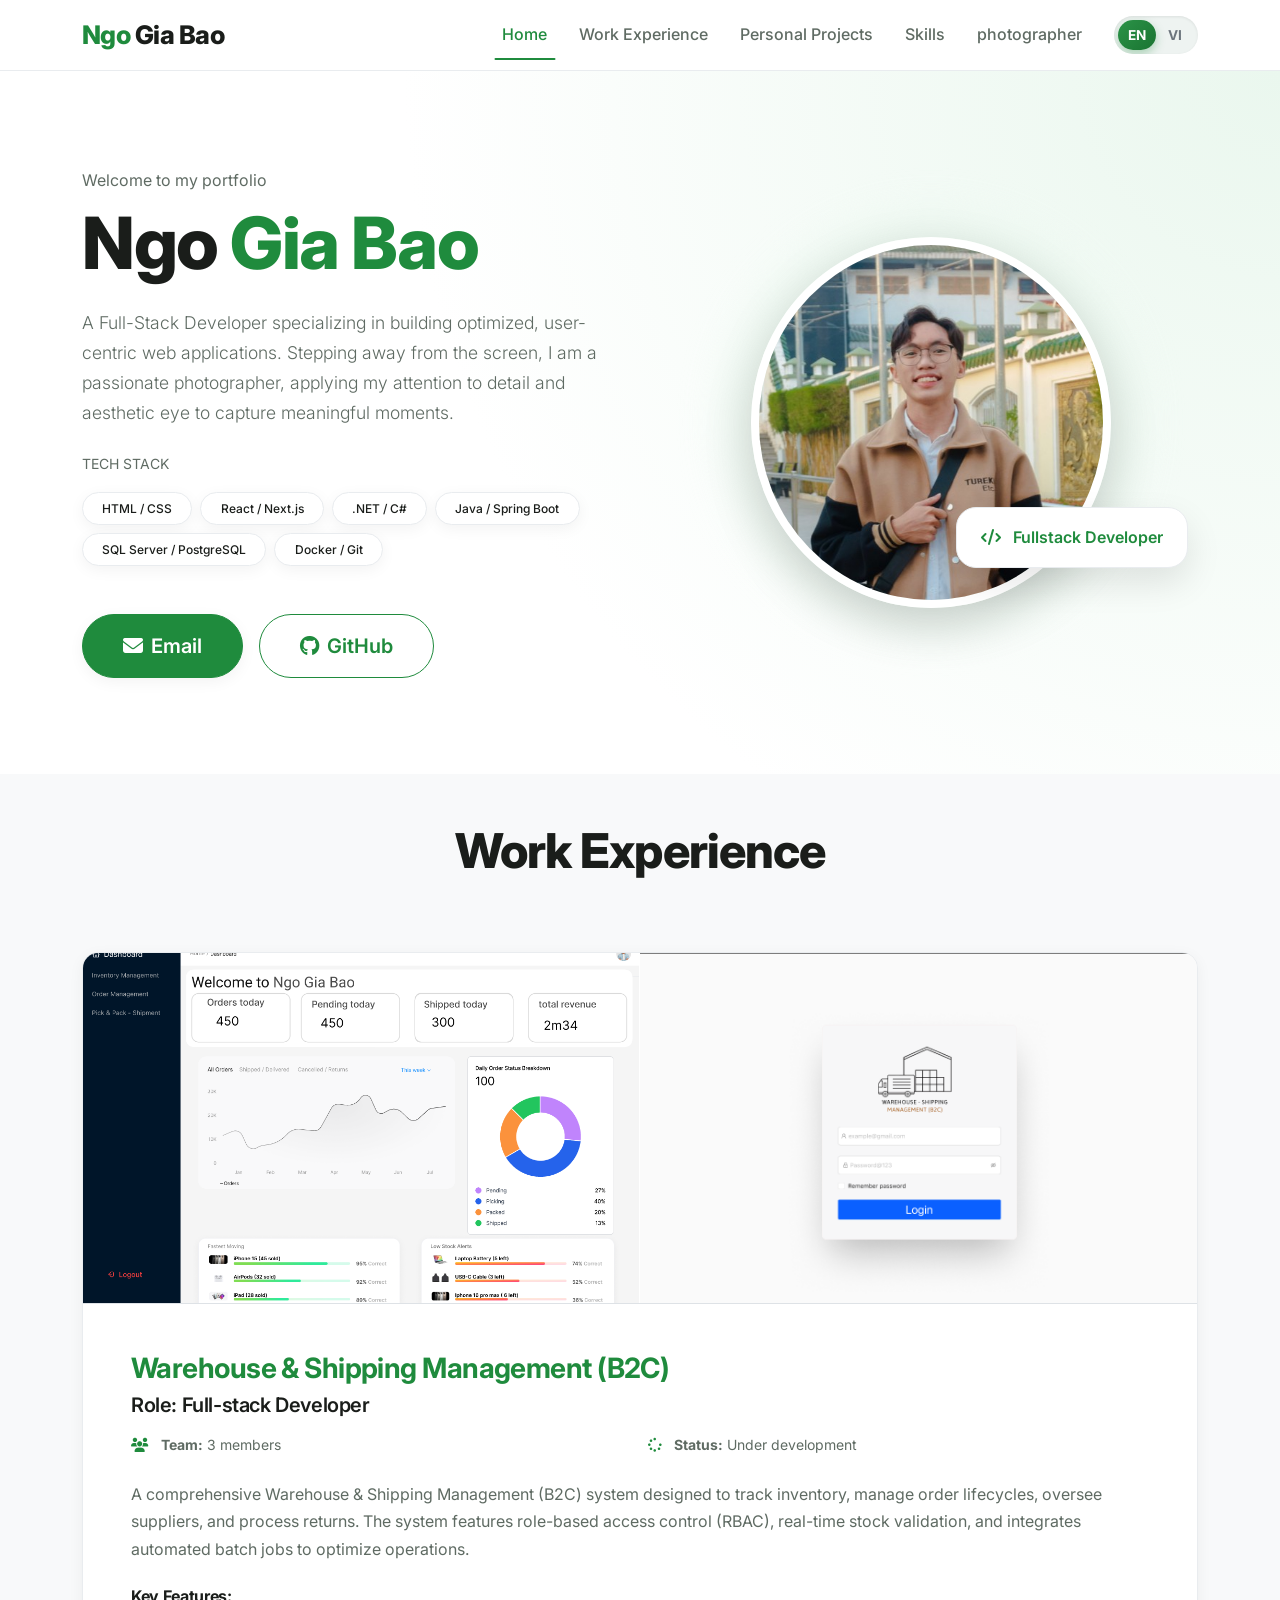
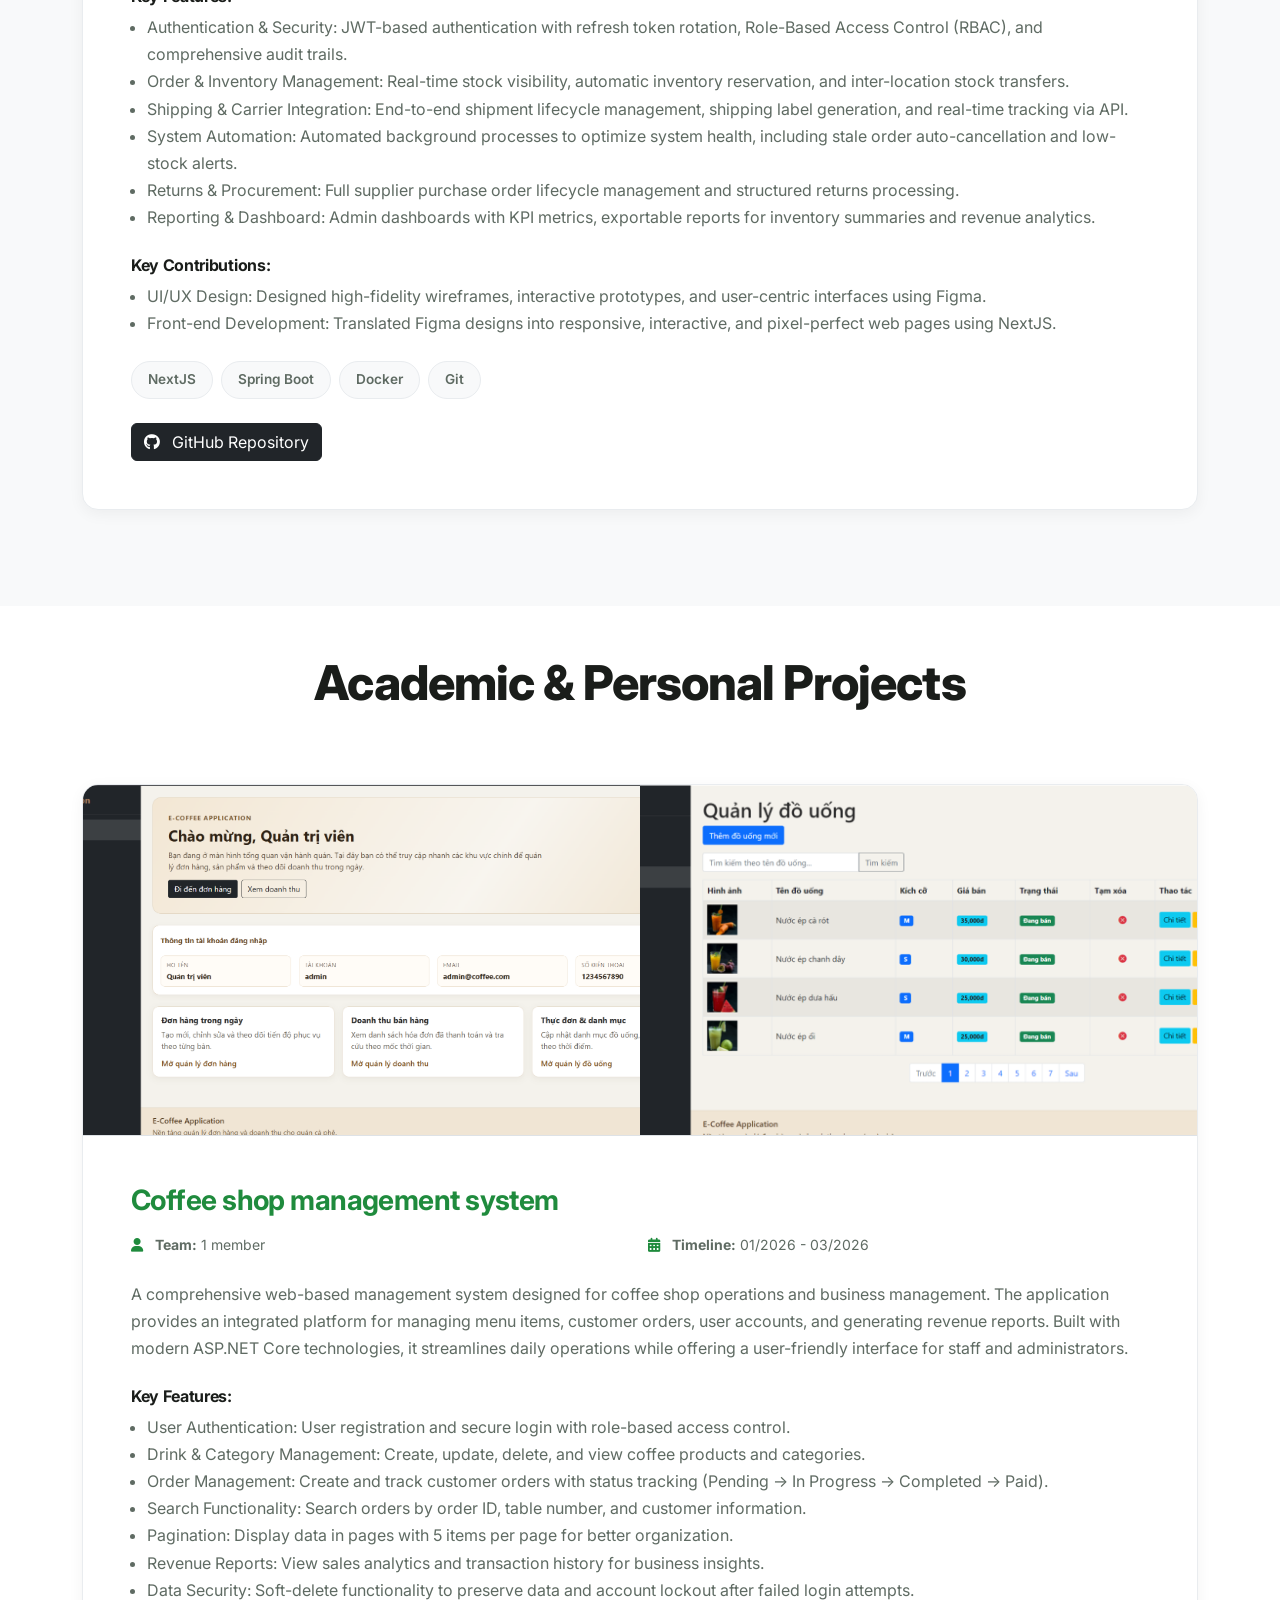
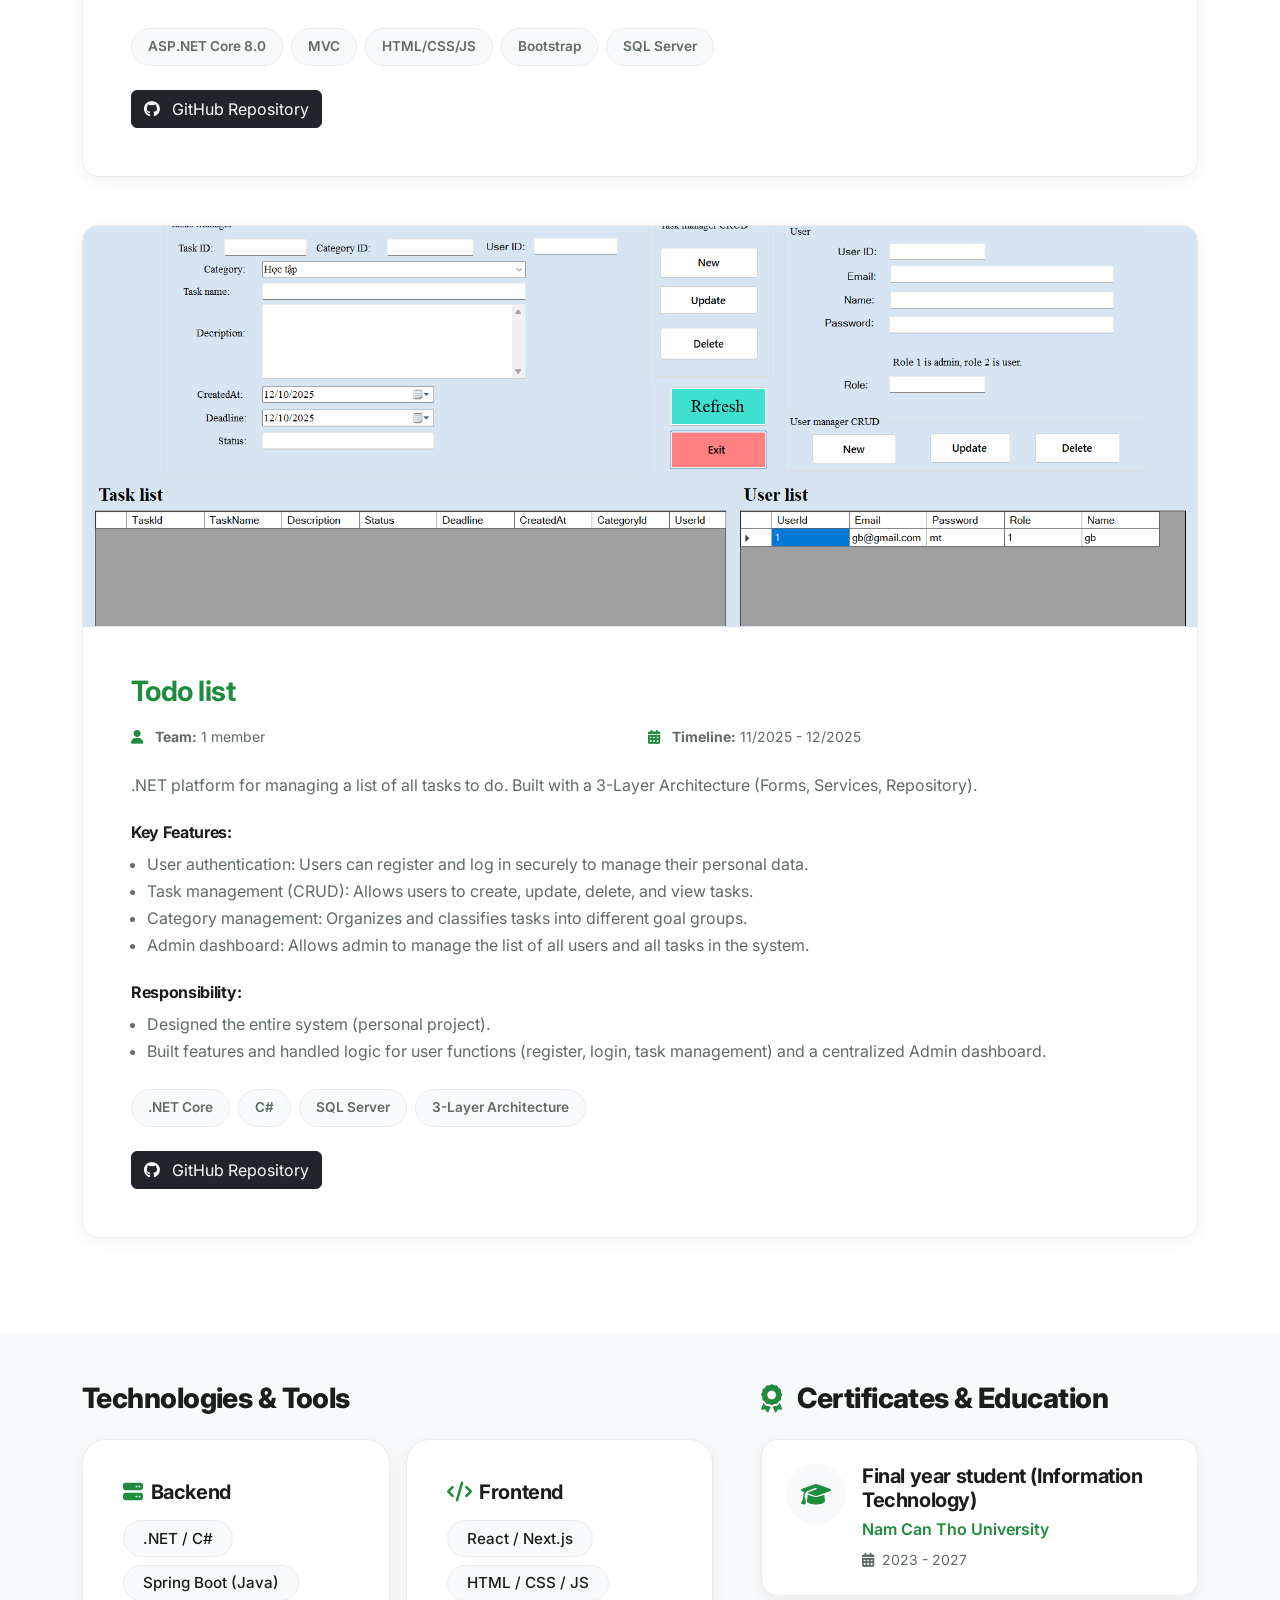
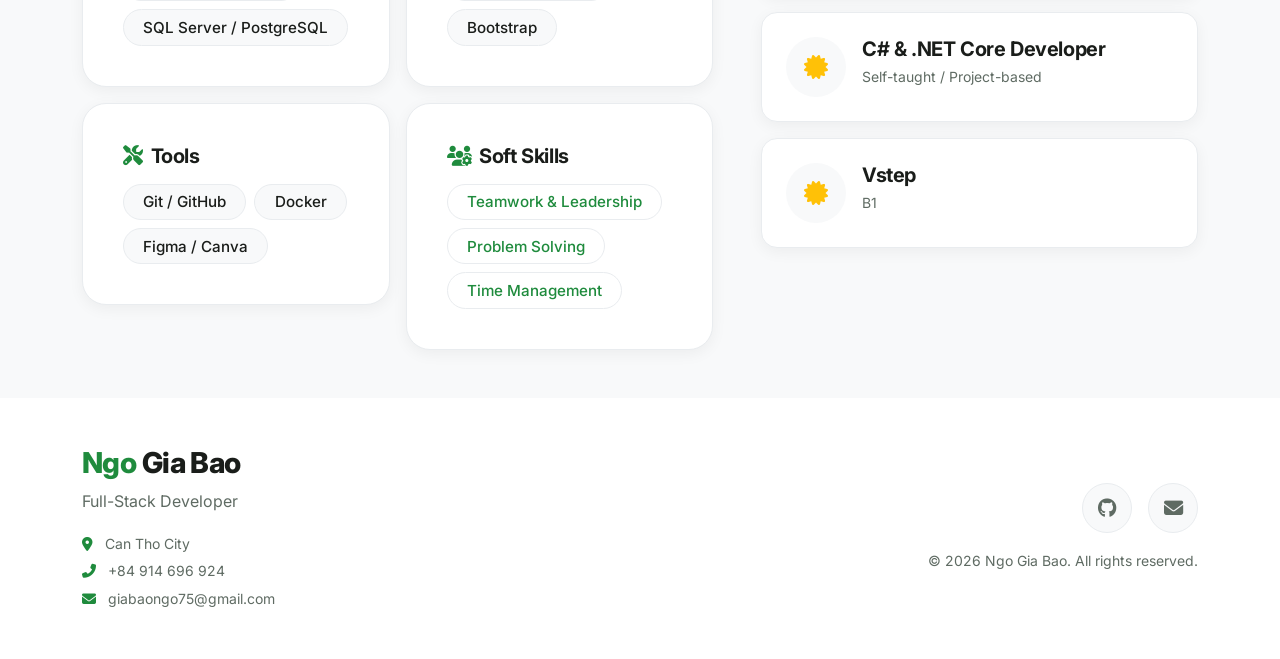
<file: index.html>
<!doctype html>
<html lang="en">
  <head>
    <meta charset="UTF-8" />
    <meta name="viewport" content="width=device-width, initial-scale=1.0" />
    <title>Ngo Gia Bao | Full-Stack Developer</title>
    <link
      href="https://cdnjs.cloudflare.com/ajax/libs/bootstrap/5.3.0/css/bootstrap.min.css"
      rel="stylesheet"
    />
    <link
      rel="stylesheet"
      href="https://cdnjs.cloudflare.com/ajax/libs/font-awesome/6.4.0/css/all.min.css"
    />
    <link rel="preconnect" href="https://fonts.googleapis.com" />
    <link rel="preconnect" href="https://fonts.gstatic.com" crossorigin />
    <link
      href="https://fonts.googleapis.com/css2?family=Inter:wght@300;400;500;600&family=Playfair+Display:ital,wght@0,500;0,700;0,900;1,500;1,700&display=swap"
      rel="stylesheet"
    />
    <link rel="stylesheet" href="assets/style.css" />
  </head>
  <body>
    <nav class="navbar navbar-expand-lg sticky-top" id="navbar">
      <div class="container-xl">
        <a class="navbar-brand" href="index.html">
          <span class="brand-accent" data-i18n="first-name">Ngo</span>
          <span data-i18n="last-name">Gia Bao</span>
        </a>
        <button
          class="navbar-toggler border-0"
          type="button"
          data-bs-toggle="collapse"
          data-bs-target="#navbarNav"
        >
          <span class="navbar-toggler-icon"></span>
        </button>
        <div class="collapse navbar-collapse" id="navbarNav">
          <ul class="navbar-nav ms-auto align-items-center">
            <li class="nav-item">
              <a class="nav-link active" href="#home" data-i18n="nav_home"
                >Home</a
              >
            </li>
            <li class="nav-item">
              <a class="nav-link" href="#experience" data-i18n="work_experience"
                >Experience</a
              >
            </li>
            <li class="nav-item">
              <a class="nav-link" href="#portfolio" data-i18n="project"
                >Projects</a
              >
            </li>
            <li class="nav-item">
              <a class="nav-link" href="#skills" data-i18n="nav_skills"
                >Skills</a
              >
            </li>
            <li class="nav-item">
              <a class="nav-link" href="photo.html" data-i18n="tab_media"
                >Photography</a
              >
            </li>
            <li class="nav-item ms-lg-3 mt-3 mt-lg-0">
              <button id="lang-switch" class="lang-toggle" type="button">
                <span class="lang-option" data-lang="en">EN</span>
                <span class="lang-option" data-lang="vi">VI</span>
                <span class="lang-slider"></span>
              </button>
            </li>
          </ul>
        </div>
      </div>
    </nav>

    <section id="home" class="hero-section py-5">
      <div class="container-xl py-5">
        <div class="row align-items-center g-5">
          <div class="col-lg-6">
            <div class="hero-content">
              <p class="text-muted mb-2" data-i18n="greeting">
                Welcome to my portfolio
              </p>
              <h1 class="display-4 fw-900 mb-4">
                <span data-i18n="first-name">Ngo</span>
                <span class="text-primary" data-i18n="last-name">Gia Bao</span>
              </h1>
              <p class="lead text-muted mb-4" data-i18n="role_desc">
                A Full-Stack Developer specializing in building optimized,
                user-centric web applications.
              </p>
              <div class="mb-5">
                <p class="small text-uppercase text-muted mb-3">
                  <span data-i18n="tech_stack">Tech Stack</span>
                </p>
                <div class="d-flex flex-wrap gap-2">
                  <span class="badge bg-light text-dark">HTML / CSS</span>
                  <span class="badge bg-light text-dark">React / Next.js</span>
                  <span class="badge bg-light text-dark">.NET / C#</span>
                  <span class="badge bg-light text-dark"
                    >Java / Spring Boot</span
                  >
                  <span class="badge bg-light text-dark"
                    >SQL Server / PostgreSQL</span
                  >
                  <span class="badge bg-light text-dark">Docker / Git</span>
                </div>
              </div>
              <div class="d-flex gap-3 flex-wrap">
                <a
                  href="mailto:giabaongo75@gmail.com"
                  class="btn btn-primary btn-lg"
                  ><i class="fas fa-envelope me-2"></i>Email</a
                >
                <a
                  href="https://github.com/NgoGiaBao2203"
                  target="_blank"
                  class="btn btn-outline-primary btn-lg"
                  data-i18n="btn_github"
                  ><i class="fab fa-github me-2"></i>GitHub</a
                >
              </div>
            </div>
          </div>
          <div class="col-lg-6">
            <div class="hero-image-wrapper position-relative">
              <div class="avatar-circle"></div>
              <img
                src="assets/img/common/avt.png"
                alt="Ngo Gia Bao"
                class="hero-avatar img-fluid rounded-circle shadow-lg"
              />
              <div class="floating-badge">
                <i class="fas fa-code me-2"></i>
                <span data-i18n="badge_fullstack">Fullstack Developer</span>
              </div>
            </div>
          </div>
        </div>
      </div>
    </section>

    <section id="experience" class="py-5 bg-light">
      <div class="container-xl">
        <div class="row mb-5 text-center">
          <div class="col-lg-8 mx-auto">
            <h2 class="display-5 fw-900 mb-4" data-i18n="work_experience">
              Work Experience
            </h2>
          </div>
        </div>

        <div
          class="showcase-card bg-white rounded-4 shadow-sm border mb-5 transition-hover overflow-hidden"
        >
          <div class="row g-0 border-bottom">
            <div class="col-md-6">
              <img
                src="assets/img/dev/whs1.png"
                alt="Warehouse App"
                class="img-fluid w-100 rounded-0 border-0"
                style="height: 350px; object-fit: cover"
              />
            </div>
            <div class="col-md-6">
              <img
                src="assets/img/dev/whs2.png"
                alt="Warehouse App"
                class="img-fluid w-100 rounded-0 border-0"
                style="height: 350px; object-fit: cover"
              />
            </div>
          </div>

          <div class="p-4 p-md-5">
            <div class="d-flex justify-content-between align-items-start mb-2">
              <h3
                class="fw-bold mb-0 text-primary"
                data-i18n="proj_warehouse_title"
              >
                Warehouse & Shipping Management (B2C)
              </h3>
            </div>
            <h5 class="fw-semibold text-dark mb-3" data-i18n="exp_wh_role">
              Role: Full-stack Developer
            </h5>

            <div class="row mb-4 g-3 text-muted small">
              <div class="col-sm-6">
                <i class="fas fa-users me-2 text-primary"></i>
                <b data-i18n="team_size">Team:</b>
                <span data-i18n="member_3">3 members</span>
              </div>
              <div class="col-sm-6">
                <i class="fas fa-spinner fa-spin me-2 text-primary"></i>
                <b data-i18n="status">Status:</b>
                <span data-i18n="under_dev">Under development</span>
              </div>
            </div>

            <p class="text-muted" data-i18n="proj_warehouse_desc_full">
              A comprehensive Warehouse & Shipping Management (B2C) system
              designed to track inventory, manage order lifecycles, oversee
              suppliers, and process returns. The system features role-based
              access control (RBAC), real-time stock validation, and integrates
              automated batch jobs to optimize operations.
            </p>

            <h6 class="fw-bold mt-4" data-i18n="features_title">
              Key Features:
            </h6>
            <ul class="text-muted mb-4 ps-3">
              <li data-i18n="feature_wh_1">
                Authentication & Security: JWT-based authentication with refresh
                token rotation, Role-Based Access Control (RBAC), and
                comprehensive audit trails.
              </li>
              <li data-i18n="feature_wh_2">
                Order & Inventory Management: Real-time stock visibility,
                automatic inventory reservation, and inter-location stock
                transfers.
              </li>
              <li data-i18n="feature_wh_3">
                Shipping & Carrier Integration: End-to-end shipment lifecycle
                management, shipping label generation, and real-time tracking
                via API.
              </li>
              <li data-i18n="feature_wh_4">
                System Automation: Automated background processes to optimize
                system health, including stale order auto-cancellation and
                low-stock alerts.
              </li>
              <li data-i18n="feature_wh_5">
                Returns & Procurement: Full supplier purchase order lifecycle
                management and structured returns processing.
              </li>
              <li data-i18n="feature_wh_6">
                Reporting & Dashboard: Admin dashboards with KPI metrics,
                exportable reports for inventory summaries and revenue
                analytics.
              </li>
            </ul>

            <h6 class="fw-bold mt-4" data-i18n="contrib_title">
              Key Contributions:
            </h6>
            <ul class="text-muted mb-4 ps-3">
              <li data-i18n="contrib_wh_1">
                UI/UX Design: Designed high-fidelity wireframes, interactive
                prototypes, and user-centric interfaces using Figma.
              </li>
              <li data-i18n="contrib_wh_2">
                Front-end Development: Translated Figma designs into responsive,
                interactive, and pixel-perfect web pages using NextJS.
              </li>
            </ul>

            <div class="tech-stack mb-4">
              <span class="tech-badge">NextJS</span
              ><span class="tech-badge">Spring Boot</span
              ><span class="tech-badge">Docker</span
              ><span class="tech-badge">Git</span>
            </div>

            <a href="#" target="_blank" class="btn btn-dark"
              ><i class="fab fa-github me-2"></i> GitHub Repository</a
            >
          </div>
        </div>
      </div>
    </section>

    <section id="portfolio" class="py-5">
      <div class="container-xl">
        <div class="row mb-5 text-center">
          <div class="col-lg-8 mx-auto">
            <h2 class="display-5 fw-900 mb-4" data-i18n="portfolio_title">
              Academic & Personal Projects
            </h2>
          </div>
        </div>

        <div
          class="showcase-card bg-white rounded-4 shadow-sm border mb-5 transition-hover overflow-hidden"
        >
          <div class="row g-0 border-bottom">
            <div class="col-md-6">
              <img
                src="assets/img/dev/cf1.png"
                alt="Coffee App"
                class="img-fluid w-100 rounded-0 border-0"
                style="height: 350px; object-fit: cover"
              />
            </div>
            <div class="col-md-6">
              <img
                src="assets/img/dev/cf2.png"
                alt="Coffee App"
                class="img-fluid w-100 rounded-0 border-0"
                style="height: 350px; object-fit: cover"
              />
            </div>
          </div>
          <div class="p-4 p-md-5">
            <h3 class="fw-bold mb-3 text-primary" data-i18n="proj_coffee_title">
              Coffee shop management system
            </h3>
            <div class="row mb-4 g-3 text-muted small">
              <div class="col-sm-6">
                <i class="fas fa-user me-2 text-primary"></i>
                <b data-i18n="team_size">Team:</b>
                <span data-i18n="member_1">1 member</span>
              </div>
              <div class="col-sm-6">
                <i class="fas fa-calendar-alt me-2 text-primary"></i>
                <b data-i18n="timeline">Timeline:</b> 01/2026 - 03/2026
              </div>
            </div>
            <p class="text-muted" data-i18n="proj_coffee_desc_full">
              A comprehensive web-based management system designed for coffee
              shop operations and business management. The application provides
              an integrated platform for managing menu items, customer orders,
              user accounts, and generating revenue reports. Built with modern
              ASP.NET Core technologies, it streamlines daily operations while
              offering a user-friendly interface for staff and administrators.
            </p>
            <h6 class="fw-bold mt-4" data-i18n="features_title">
              Key Features:
            </h6>
            <ul class="text-muted mb-4 ps-3">
              <li data-i18n="feature_cf_1">
                User Authentication: User registration and secure login with
                role-based access control.
              </li>
              <li data-i18n="feature_cf_2">
                Drink & Category Management: Create, update, delete, and view
                coffee products and categories.
              </li>
              <li data-i18n="feature_cf_3">
                Order Management: Create and track customer orders with status
                tracking (Pending → In Progress → Completed → Paid).
              </li>
              <li data-i18n="feature_cf_4">
                Search Functionality: Search orders by order ID, table number,
                and customer information.
              </li>
              <li data-i18n="feature_cf_5">
                Pagination: Display data in pages with 5 items per page for
                better organization.
              </li>
              <li data-i18n="feature_cf_6">
                Revenue Reports: View sales analytics and transaction history
                for business insights.
              </li>
              <li data-i18n="feature_cf_7">
                Data Security: Soft-delete functionality to preserve data and
                account lockout after failed login attempts.
              </li>
            </ul>
            <div class="tech-stack mb-4">
              <span class="tech-badge">ASP.NET Core 8.0</span
              ><span class="tech-badge">MVC</span
              ><span class="tech-badge">HTML/CSS/JS</span
              ><span class="tech-badge">Bootstrap</span
              ><span class="tech-badge">SQL Server</span>
            </div>
            <a
              href="https://github.com/NgoGiaBao2203/coffee_shop_management_system.git"
              target="_blank"
              class="btn btn-dark"
              ><i class="fab fa-github me-2"></i> GitHub Repository</a
            >
          </div>
        </div>

        <div
          class="showcase-card bg-white rounded-4 shadow-sm border mb-5 transition-hover overflow-hidden"
        >
          <div class="row g-0 border-bottom">
            <div class="col-12">
              <img
                src="assets/img/dev/tl1.png"
                alt="Todo App"
                class="img-fluid w-100 rounded-0 border-0"
                style="height: 400px; object-fit: cover"
              />
            </div>
          </div>
          <div class="p-4 p-md-5">
            <h3 class="fw-bold mb-3 text-primary" data-i18n="proj_todo_title">
              Todo list
            </h3>
            <div class="row mb-4 g-3 text-muted small">
              <div class="col-sm-6">
                <i class="fas fa-user me-2 text-primary"></i>
                <b data-i18n="team_size">Team:</b>
                <span data-i18n="member_1">1 member</span>
              </div>
              <div class="col-sm-6">
                <i class="fas fa-calendar-alt me-2 text-primary"></i>
                <b data-i18n="timeline">Timeline:</b> 11/2025 - 12/2025
              </div>
            </div>
            <p class="text-muted" data-i18n="proj_todo_desc_full">
              .NET platform for managing a list of all tasks to do. Built with a
              3-Layer Architecture (Forms, Services, Repository).
            </p>

            <h6 class="fw-bold mt-4" data-i18n="features_title">
              Key Features:
            </h6>
            <ul class="text-muted mb-4 ps-3">
              <li data-i18n="feature_td_1">
                User authentication: Users can register and log in securely to
                manage their personal data.
              </li>
              <li data-i18n="feature_td_2">
                Task management (CRUD): Allows users to create, update, delete,
                and view tasks.
              </li>
              <li data-i18n="feature_td_3">
                Category management: Organizes and classifies tasks into
                different goal groups.
              </li>
              <li data-i18n="feature_td_4">
                Admin dashboard: Allows admin to manage the list of all users
                and all tasks in the system.
              </li>
            </ul>

            <h6 class="fw-bold mt-4" data-i18n="resp_title">Responsibility:</h6>
            <ul class="text-muted mb-4 ps-3">
              <li data-i18n="resp_td_1">
                Designed the entire system (personal project).
              </li>
              <li data-i18n="resp_td_2">
                Built features and handled logic for user functions (register,
                login, task management) and a centralized Admin dashboard.
              </li>
            </ul>

            <div class="tech-stack mb-4">
              <span class="tech-badge">.NET Core</span
              ><span class="tech-badge">C#</span
              ><span class="tech-badge">SQL Server</span
              ><span class="tech-badge">3-Layer Architecture</span>
            </div>
            <a
              href="https://github.com/NgoGiaBao2203/WinForms_Todo-List.git"
              target="_blank"
              class="btn btn-dark"
              ><i class="fab fa-github me-2"></i> GitHub Repository</a
            >
          </div>
        </div>
      </div>
    </section>

    <section id="skills" class="py-5 bg-light">
      <div class="container-xl">
        <div class="row g-5">
          <div class="col-lg-7">
            <h3
              class="fw-900 mb-4 text-center text-lg-start"
              data-i18n="skills_title"
            >
              Technologies & Tools
            </h3>
            <div class="row g-3">
              <div class="col-md-6">
                <div class="skill-category bg-white">
                  <h5 class="mb-3">
                    <i class="fas fa-server text-primary me-2"></i
                    ><span data-i18n="skill_backend">Backend</span>
                  </h5>
                  <div class="skill-items d-flex flex-wrap gap-2">
                    <span class="skill-item badge">.NET / C#</span>
                    <span class="skill-item badge">Spring Boot (Java)</span>
                    <span class="skill-item badge"
                      >SQL Server / PostgreSQL</span
                    >
                  </div>
                </div>
              </div>
              <div class="col-md-6">
                <div class="skill-category bg-white">
                  <h5 class="mb-3">
                    <i class="fas fa-code text-primary me-2"></i
                    ><span data-i18n="skill_frontend">Frontend</span>
                  </h5>
                  <div class="skill-items d-flex flex-wrap gap-2">
                    <span class="skill-item badge">React / Next.js</span>
                    <span class="skill-item badge">HTML / CSS / JS</span>
                    <span class="skill-item badge">Bootstrap</span>
                  </div>
                </div>
              </div>
              <div class="col-md-6">
                <div class="skill-category bg-white">
                  <h5 class="mb-3">
                    <i class="fas fa-tools text-primary me-2"></i
                    ><span data-i18n="skill_tools">Tools</span>
                  </h5>
                  <div class="skill-items d-flex flex-wrap gap-2">
                    <span class="skill-item badge">Git / GitHub</span>
                    <span class="skill-item badge">Docker</span>
                    <span class="skill-item badge">Figma / Canva</span>
                  </div>
                </div>
              </div>
              <div class="col-md-6">
                <div class="skill-category bg-white">
                  <h5 class="mb-3">
                    <i class="fas fa-users-cog text-primary me-2"></i
                    ><span data-i18n="skill_soft">Soft Skills</span>
                  </h5>
                  <div class="skill-items d-flex flex-wrap gap-2">
                    <span
                      class="skill-item badge bg-white border border-primary text-primary"
                      >Teamwork & Leadership</span
                    >
                    <span
                      class="skill-item badge bg-white border border-primary text-primary"
                      >Problem Solving</span
                    >
                    <span
                      class="skill-item badge bg-white border border-primary text-primary"
                      >Time Management</span
                    >
                  </div>
                </div>
              </div>
            </div>
          </div>
          <div class="col-lg-5">
            <h3
              class="fw-900 mb-4 text-center text-lg-start d-flex align-items-center justify-content-center justify-content-lg-start"
            >
              <i class="fas fa-award text-primary me-3"></i>
              <span data-i18n="certificates">Certificates & Education</span>
            </h3>
            <div class="d-flex flex-column gap-3">
              <div
                class="card border-light shadow-sm rounded-4 p-4 bg-white transition-hover"
              >
                <div class="d-flex align-items-start">
                  <div
                    class="cert-icon bg-light rounded-circle p-3 text-primary me-3"
                  >
                    <i class="fas fa-graduation-cap fs-4"></i>
                  </div>
                  <div>
                    <h5 class="fw-bold mb-1" data-i18n="exp_student_role">
                      3rd-Year Information Technology Student
                    </h5>
                    <p class="text-primary fw-semibold mb-1">
                      Nam Can Tho University
                    </p>
                    <p class="small text-muted mb-0">
                      <i class="fas fa-calendar-alt me-1"></i> 2023 - 2027
                    </p>
                  </div>
                </div>
              </div>
              <div
                class="card border-light shadow-sm rounded-4 p-4 bg-white transition-hover"
              >
                <div class="d-flex align-items-start">
                  <div
                    class="cert-icon bg-light rounded-circle p-3 text-warning me-3"
                  >
                    <i class="fas fa-certificate fs-4"></i>
                  </div>
                  <div>
                    <h5 class="fw-bold mb-1">C# & .NET Core Developer</h5>
                    <p class="small text-muted mb-0">
                      Self-taught / Project-based
                    </p>
                  </div>
                </div>
              </div>
              <div
                class="card border-light shadow-sm rounded-4 p-4 bg-white transition-hover"
              >
                <div class="d-flex align-items-start">
                  <div
                    class="cert-icon bg-light rounded-circle p-3 text-warning me-3"
                  >
                    <i class="fas fa-certificate fs-4"></i>
                  </div>
                  <div>
                    <h5 class="fw-bold mb-1">Vstep</h5>
                    <p class="small text-muted mb-0">B1</p>
                  </div>
                </div>
              </div>
            </div>
          </div>
        </div>
      </div>
    </section>

    <footer class="footer border-top-0 pt-5">
      <div class="container-xl">
        <div class="row align-items-center">
          <div class="col-md-6 mb-4 mb-md-0 text-center text-md-start">
            <h4 class="footer-brand mb-2">
              <span class="brand-accent" data-i18n="first-name">Ngo</span>
              <span data-i18n="last-name">Gia Bao</span>
            </h4>
            <p class="text-muted mb-3" data-i18n="role_title">
              Full-Stack Developer & Photographer
            </p>

            <div class="contact-info text-muted small">
              <p class="mb-1">
                <i class="fas fa-map-marker-alt me-2 text-primary"></i>
                <span data-i18n="address">Can Tho, Vietnam</span>
              </p>
              <p class="mb-1">
                <i class="fas fa-phone-alt me-2 text-primary"></i>
                <span>+84 914 696 924</span>
              </p>
              <p class="mb-0">
                <i class="fas fa-envelope me-2 text-primary"></i>
                <span>giabaongo75@gmail.com</span>
              </p>
            </div>
          </div>

          <div class="col-md-6 text-center text-md-end">
            <div
              class="footer-social justify-content-center justify-content-md-end mb-3"
            >
              <a
                href="https://github.com/NgoGiaBao2203"
                target="_blank"
                aria-label="GitHub"
                ><i class="fab fa-github"></i
              ></a>
              <a href="mailto:giabaongo75@gmail.com" aria-label="Email"
                ><i class="fas fa-envelope"></i
              ></a>
            </div>
            <p class="text-muted small mt-3 mb-0">
              &copy; 2026 Ngo Gia Bao. All rights reserved.
            </p>
          </div>
        </div>
      </div>
    </footer>

    <script src="https://cdnjs.cloudflare.com/ajax/libs/bootstrap/5.3.0/js/bootstrap.bundle.min.js"></script>
    <script src="assets/script.js"></script>
  </body>
</html>
</file>
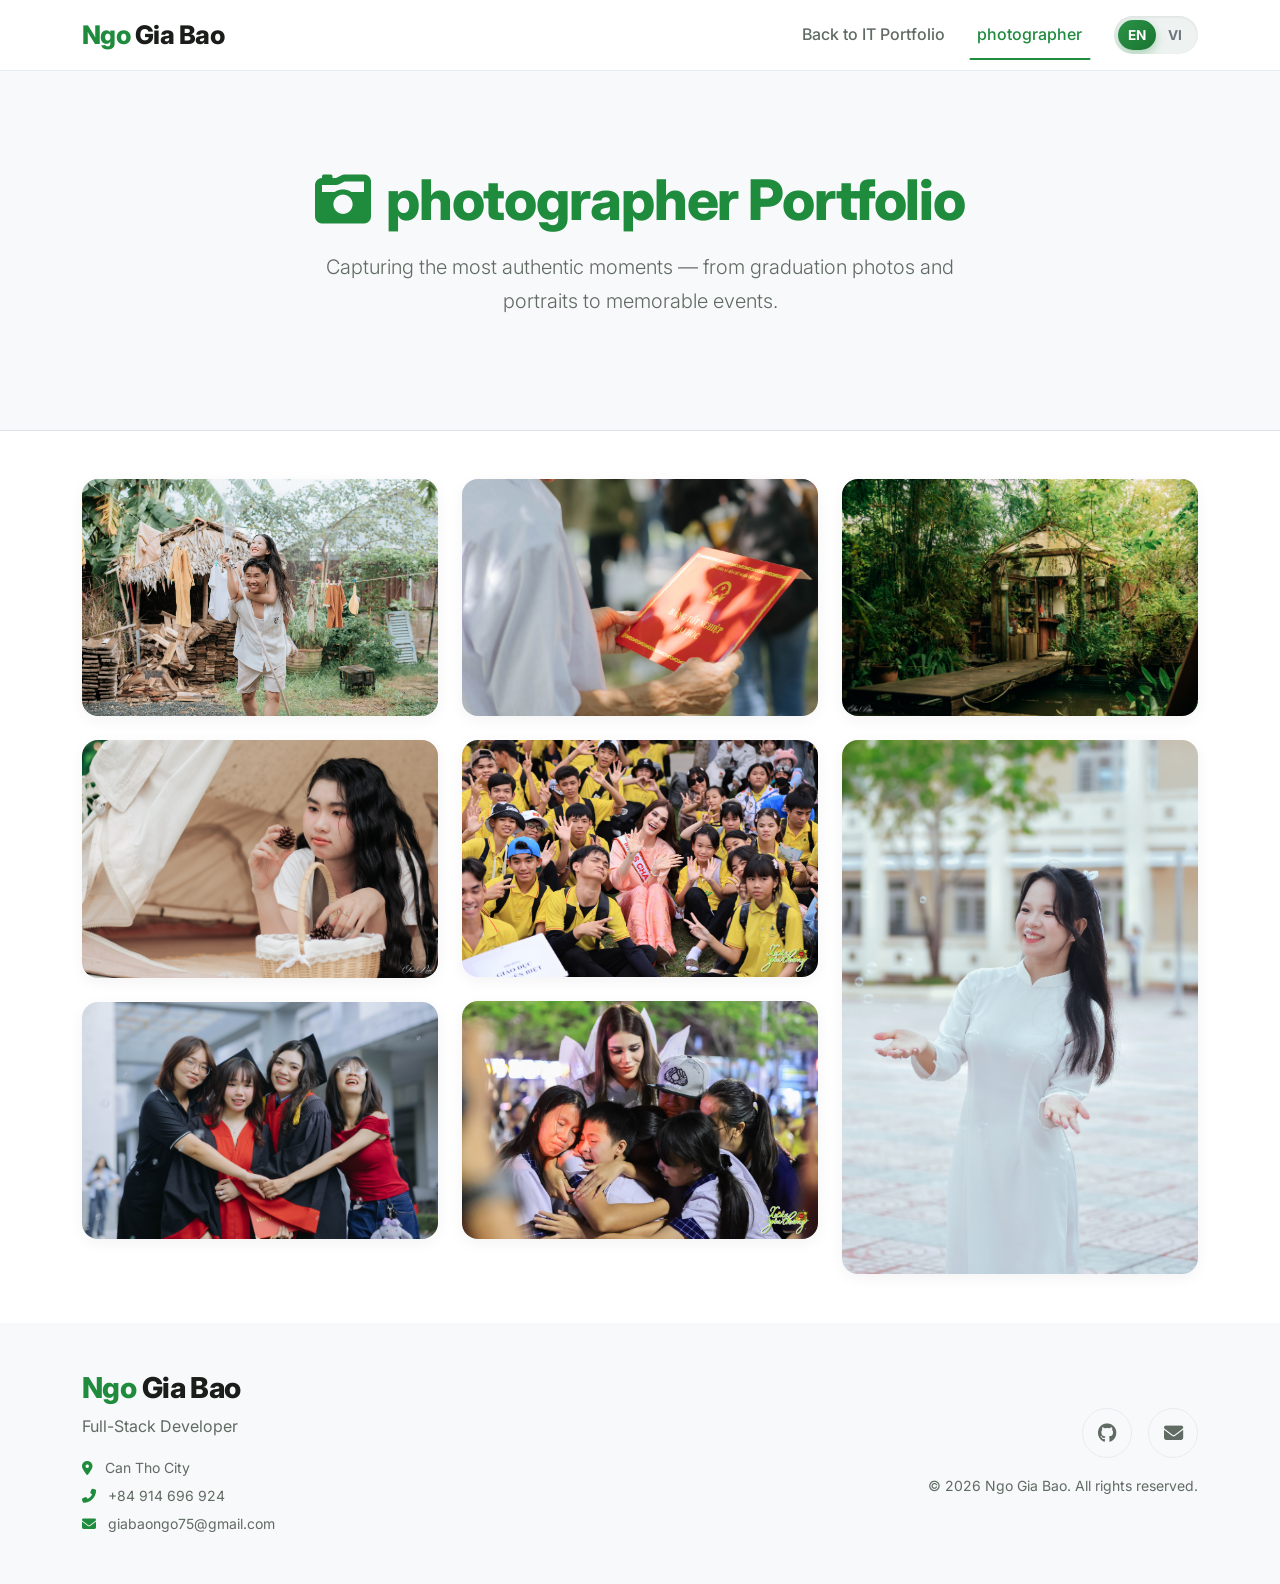
<file: photo.html>
<!doctype html>
<html lang="en">
  <head>
    <meta charset="UTF-8" />
    <meta name="viewport" content="width=device-width, initial-scale=1.0" />
    <title>Ngo Gia Bao | Photography Portfolio</title>
    <link
      href="https://cdnjs.cloudflare.com/ajax/libs/bootstrap/5.3.0/css/bootstrap.min.css"
      rel="stylesheet"
    />
    <link
      rel="stylesheet"
      href="https://cdnjs.cloudflare.com/ajax/libs/font-awesome/6.4.0/css/all.min.css"
    />
    <link rel="preconnect" href="https://fonts.googleapis.com" />
    <link rel="preconnect" href="https://fonts.gstatic.com" crossorigin />
    <link
      href="https://fonts.googleapis.com/css2?family=Inter:wght@300;400;500;600&family=Playfair+Display:ital,wght@0,500;0,700;0,900;1,500;1,700&display=swap"
      rel="stylesheet"
    />
    <link rel="stylesheet" href="assets/style.css" />
  </head>
  <body>
    <nav class="navbar navbar-expand-lg sticky-top" id="navbar">
      <div class="container-xl">
        <a class="navbar-brand" href="index.html">
          <span class="brand-accent" data-i18n="first-name">Ngo</span>
          <span data-i18n="last-name">Gia Bao</span>
        </a>
        <button
          class="navbar-toggler border-0"
          type="button"
          data-bs-toggle="collapse"
          data-bs-target="#navbarNav"
        >
          <span class="navbar-toggler-icon"></span>
        </button>
        <div class="collapse navbar-collapse" id="navbarNav">
          <ul class="navbar-nav ms-auto align-items-center">
            <li class="nav-item">
              <a class="nav-link" href="index.html">Back to IT Portfolio</a>
            </li>
            <li class="nav-item">
              <a class="nav-link active" href="#" data-i18n="tab_media"
                >Photography</a
              >
            </li>
            <li class="nav-item ms-lg-3 mt-3 mt-lg-0">
              <button id="lang-switch" class="lang-toggle" type="button">
                <span class="lang-option" data-lang="en">EN</span>
                <span class="lang-option" data-lang="vi">VI</span>
                <span class="lang-slider"></span>
              </button>
            </li>
          </ul>
        </div>
      </div>
    </nav>

    <section class="py-5 bg-light border-bottom">
      <div class="container-xl text-center py-5">
        <h1 class="display-4 fw-900 mb-3 text-primary">
          <i class="fas fa-camera-retro me-3"></i
          ><span data-i18n="tab_media">Photography</span> Portfolio
        </h1>
        <p
          class="lead text-muted mx-auto"
          style="max-width: 700px"
          data-i18n="photo_desc"
        >
          Capturing the most authentic moments — from graduation photos and
          portraits to memorable events.
        </p>
      </div>
    </section>

    <section class="py-5">
      <div class="container-xl">
        <div class="masonry-gallery">
          <div class="masonry-item">
            <img
              src="assets/img/media/Couple-1.png"
              alt="Couple"
              class="img-fluid rounded shadow-sm"
            />
            <div class="masonry-overlay">
              <span data-i18n="Couple">Couple</span>
            </div>
          </div>
          <div class="masonry-item">
            <img
              src="assets/img/media/Portrait.png"
              alt="Portrait"
              class="img-fluid rounded shadow-sm"
            />
            <div class="masonry-overlay">
              <span data-i18n="Portrait">Portrait</span>
            </div>
          </div>
          <div class="masonry-item">
            <img
              src="assets/img/media/Graducation.png"
              alt="Events"
              class="img-fluid rounded shadow-sm"
            />
            <div class="masonry-overlay">
              <span data-i18n="Event">Events</span>
            </div>
          </div>
          <div class="masonry-item">
            <img
              src="assets/img/media/Graducation-1.png"
              alt="Events"
              class="img-fluid rounded shadow-sm"
            />
            <div class="masonry-overlay">
              <span data-i18n="Event">Events</span>
            </div>
          </div>
          <div class="masonry-item">
            <img
              src="assets/img/media/Event.png"
              alt="Event"
              class="img-fluid rounded shadow-sm"
            />
            <div class="masonry-overlay">
              <span data-i18n="Event">Events</span>
            </div>
          </div>
          <div class="masonry-item">
            <img
              src="assets/img/media/Event-1.png"
              alt="Event"
              class="img-fluid rounded shadow-sm"
            />
            <div class="masonry-overlay">
              <span data-i18n="Event">Events</span>
            </div>
          </div>
          <div class="masonry-item">
            <img
              src="assets/img/media/Scenery.png"
              alt="Scenery"
              class="img-fluid rounded shadow-sm"
            />
            <div class="masonry-overlay">
              <span data-i18n="Scenery">Scenery</span>
            </div>
          </div>
          <div class="masonry-item">
            <img
              src="assets/img/media/Graducation2-.png"
              alt="Graducation"
              class="img-fluid rounded shadow-sm"
            />
            <div class="masonry-overlay">
              <span data-i18n="Graducation">Graducation</span>
            </div>
          </div>
        </div>
      </div>
    </section>

    <footer class="footer border-top-0 pt-5 bg-light">
      <div class="container-xl">
        <div class="row align-items-center">
          <div class="col-md-6 mb-4 mb-md-0 text-center text-md-start">
            <h4 class="footer-brand mb-2">
              <span class="brand-accent" data-i18n="first-name">Ngo</span>
              <span data-i18n="last-name">Gia Bao</span>
            </h4>
            <p class="text-muted mb-3" data-i18n="role_title">
              Full-Stack Developer & Photographer
            </p>

            <div class="contact-info text-muted small">
              <p class="mb-1">
                <i class="fas fa-map-marker-alt me-2 text-primary"></i>
                <span data-i18n="address">Can Tho, Vietnam</span>
              </p>
              <p class="mb-1">
                <i class="fas fa-phone-alt me-2 text-primary"></i>
                <span>+84 914 696 924</span>
              </p>
              <p class="mb-0">
                <i class="fas fa-envelope me-2 text-primary"></i>
                <span>giabaongo75@gmail.com</span>
              </p>
            </div>
          </div>

          <div class="col-md-6 text-center text-md-end">
            <div
              class="footer-social justify-content-center justify-content-md-end mb-3"
            >
              <a
                href="https://github.com/NgoGiaBao2203"
                target="_blank"
                aria-label="GitHub"
                ><i class="fab fa-github"></i
              ></a>
              <a href="mailto:giabaongo75@gmail.com" aria-label="Email"
                ><i class="fas fa-envelope"></i
              ></a>
            </div>
            <p class="text-muted small mt-3 mb-0">
              &copy; 2026 Ngo Gia Bao. All rights reserved.
            </p>
          </div>
        </div>
      </div>
    </footer>

    <script src="https://cdnjs.cloudflare.com/ajax/libs/bootstrap/5.3.0/js/bootstrap.bundle.min.js"></script>
    <script src="assets/script.js"></script>
  </body>
</html>
</file>
<file: assets/style.css>
/* ====================================
   COLOR VARIABLES & LIGHT THEME (ORIGINAL GREEN)
   ==================================== */
:root {
  --primary-color: #1f8b3d;
  --primary-dark: #086a08;
  --primary-light: #eaf7ee;
  --secondary-color: #53b326;

  --text-dark: #1a1d1a;
  --text-light: #5f6b63;

  --bg-white: #ffffff;
  --bg-light: #f8f9fa;
  --border-color: #e9ecef;

  --shadow-sm: 0 4px 15px rgba(0, 0, 0, 0.05);
  --shadow-md: 0 10px 30px rgba(0, 0, 0, 0.08);
  --shadow-lg: 0 15px 35px rgba(0, 0, 0, 0.1);

  --radius-md: 16px;
  --radius-lg: 24px;
  --transition: all 0.3s ease;
}

/* ====================================
   GLOBAL STYLES & TYPOGRAPHY
   ==================================== */
* {
  scroll-behavior: smooth;
  box-sizing: border-box;
}

html,
body {
  font-family:
    "Inter",
    -apple-system,
    BlinkMacSystemFont,
    "Segoe UI",
    sans-serif;
}

body {
  margin: 0;
  padding: 0;
  background-color: var(--bg-white) !important;
  color: var(--text-dark);
  line-height: 1.7;
  font-weight: 400;
  font-size: 1rem;
  overflow-x: hidden;
}

h1,
h2,
h3,
h4,
h5,
h6,
.display-4,
.display-5,
.navbar-brand {
  font-family: "Inter", sans-serif;
  color: var(--text-dark);
  font-weight: 700;
  letter-spacing: -0.02em;
}

p {
  color: var(--text-light);
}
a {
  color: var(--primary-color);
  text-decoration: none;
  transition: var(--transition);
}
a:hover {
  color: var(--primary-dark);
}
.fw-900 {
  font-weight: 800 !important;
}

.text-primary,
.brand-accent {
  color: var(--primary-color) !important;
  font-style: normal !important;
}

/* ====================================
   NAVBAR
   ==================================== */
#navbar {
  position: sticky;
  top: 0;
  z-index: 1050;
  background-color: var(--bg-white) !important;
  border-bottom: 1px solid var(--border-color);
  transition:
    box-shadow 0.3s ease,
    background-color 0.3s ease;
}
#navbar.scrolled {
  box-shadow: var(--shadow-sm);
}
.navbar-brand {
  font-size: 1.6rem;
  font-weight: 800;
}
.navbar-toggler {
  box-shadow: none !important;
}

.navbar-nav .nav-link {
  color: var(--text-light) !important;
  font-weight: 500;
  margin: 0 0.5rem;
  position: relative;
  transition: var(--transition);
}
.navbar-nav .nav-link:hover,
.navbar-nav .nav-link.active {
  color: var(--primary-color) !important;
}
.navbar-nav .nav-link::after {
  content: "";
  position: absolute;
  left: 50%;
  bottom: -4px;
  width: 0;
  height: 2px;
  background-color: var(--primary-color);
  border-radius: 2px;
  transform: translateX(-50%);
  transition: width 0.3s ease;
}
.navbar-nav .nav-link:hover::after,
.navbar-nav .nav-link.active::after {
  width: 100%;
}

/* ====================================
   LANGUAGE SWITCH
   ==================================== */
.lang-toggle {
  position: relative;
  display: inline-flex;
  align-items: center;
  width: 84px;
  height: 38px;
  padding: 4px;
  border: none;
  border-radius: 999px;
  background: #eef3f1;
  cursor: pointer;
  overflow: hidden;
  box-shadow: inset 0 1px 3px rgba(0, 0, 0, 0.08);
}
.lang-option {
  position: relative;
  z-index: 2;
  width: 38px;
  text-align: center;
  font-size: 0.85rem;
  font-weight: 700;
  line-height: 30px;
  pointer-events: none;
  user-select: none;
  color: #6c757d;
  transition: color 0.3s ease;
}
.lang-slider {
  position: absolute;
  top: 4px;
  left: 4px;
  width: 38px;
  height: 30px;
  border-radius: 999px;
  background: linear-gradient(135deg, #2b9348, #1a7431);
  box-shadow: 0 4px 10px rgba(43, 147, 72, 0.35);
  transition: transform 0.3s ease;
  z-index: 1;
}
.lang-toggle .lang-option[data-lang="en"] {
  color: #ffffff;
}
.lang-toggle.vi-active .lang-slider {
  transform: translateX(38px);
}
.lang-toggle.vi-active .lang-option[data-lang="en"] {
  color: #6c757d;
}
.lang-toggle.vi-active .lang-option[data-lang="vi"] {
  color: #ffffff;
}

/* ====================================
   HERO SECTION
   ==================================== */
.hero-section {
  padding-top: 8rem;
  padding-bottom: 5rem;
  background: radial-gradient(
    circle at top right,
    var(--primary-light) 0%,
    var(--bg-white) 60%
  );
}
.hero-content h1 {
  font-size: clamp(2.5rem, 8vw, 4.5rem);
  line-height: 1.15;
  font-weight: 800;
}
.hero-content .lead {
  font-size: 1.1rem;
  text-align: left;
}
.hero-content .badge {
  background: var(--bg-white) !important;
  color: var(--text-dark) !important;
  border: 1px solid var(--border-color);
  border-radius: 50px;
  padding: 0.6rem 1.2rem;
  font-weight: 500;
  box-shadow: var(--shadow-sm);
}

.hero-image-wrapper {
  position: relative;
  text-align: center;
}
.avatar-circle {
  position: absolute;
  width: 420px;
  height: 420px;
  background: var(--primary-light);
  border-radius: 50%;
  top: 50%;
  left: 50%;
  transform: translate(-50%, -50%);
  filter: blur(20px);
  opacity: 0.7;
  z-index: 0;
}
.hero-avatar {
  position: relative;
  z-index: 1;
  width: 100%;
  max-width: 360px;
  border-radius: 50%;
  border: 8px solid var(--bg-white);
  box-shadow: var(--shadow-lg);
}
.floating-badge {
  position: absolute;
  bottom: 40px;
  right: 10px;
  z-index: 2;
  background: var(--bg-white);
  color: var(--primary-color);
  padding: 1rem 1.5rem;
  border-radius: 20px;
  font-weight: 600;
  border: 1px solid var(--border-color);
  box-shadow: var(--shadow-lg);
}

/* ====================================
   BUTTONS & FOCUS FIX
   ==================================== */
.btn-primary {
  background-color: var(--primary-color);
  border-color: var(--primary-color);
  color: #ffffff;
  border-radius: 50px;
  font-weight: 600;
  padding: 1rem 2.5rem;
  box-shadow: var(--shadow-sm);
}
.btn-primary:hover {
  background-color: var(--primary-dark);
  border-color: var(--primary-dark);
  color: #ffffff;
  transform: translateY(-3px);
  box-shadow: var(--shadow-md);
}
.btn-outline-primary {
  color: var(--primary-color);
  border-color: var(--primary-color);
  background-color: var(--bg-white);
  border-radius: 50px;
  font-weight: 600;
  padding: 1rem 2.5rem;
}
.btn-outline-primary:hover {
  background-color: var(--primary-color);
  border-color: var(--primary-color);
  color: #ffffff;
  transform: translateY(-3px);
  box-shadow: var(--shadow-md);
}

/* Fix Bootstrap Blue Outline */
.btn:focus,
.btn:active:focus,
button:focus,
a:focus,
.nav-link:focus {
  outline: none !important;
  box-shadow: none !important;
}
.btn-primary:focus,
.btn-primary:active {
  background-color: var(--primary-dark) !important;
  border-color: var(--primary-dark) !important;
  color: #ffffff !important;
  box-shadow: 0 0 0 0.25rem rgba(43, 147, 72, 0.25) !important;
}
.btn-outline-primary:focus,
.btn-outline-primary:active {
  background-color: var(--primary-color) !important;
  border-color: var(--primary-color) !important;
  color: #ffffff !important;
  box-shadow: 0 0 0 0.25rem rgba(43, 147, 72, 0.25) !important;
}

/* ====================================
   SHOWCASE CARDS & SKILLS
   ==================================== */
.showcase-card,
.skill-category,
.card {
  background-color: var(--bg-white) !important;
  border: 1px solid var(--border-color) !important;
  border-radius: var(--radius-lg);
  box-shadow: var(--shadow-sm) !important;
  transition:
    transform 0.3s ease,
    box-shadow 0.3s ease,
    border-color 0.3s ease !important;
}
.showcase-card:hover,
.skill-category:hover,
.card:hover {
  transform: translateY(-6px) !important;
  box-shadow: var(--shadow-lg) !important;
  border-color: var(--primary-color) !important;
}

/* Loại bỏ shadow bên trong ảnh của thẻ showcase vì ảnh đã dính lên viền */
.showcase-card img {
  box-shadow: none !important;
  transition: transform 0.4s ease;
}
.showcase-card img:hover {
  transform: scale(1.02);
}

.tech-stack {
  display: flex;
  flex-wrap: wrap;
  gap: 0.5rem;
}
.tech-badge {
  background: var(--bg-light);
  color: var(--text-light);
  border: 1px solid var(--border-color);
  padding: 0.4rem 1rem;
  border-radius: 50px;
  font-size: 0.85rem;
  font-weight: 600;
}

.skill-category {
  padding: 2.5rem;
}
.skill-items {
  display: flex;
  flex-wrap: wrap;
  gap: 0.75rem;
}
.skill-item {
  background: var(--bg-light);
  color: var(--text-dark);
  border: 1px solid var(--border-color);
  border-radius: 50px;
  padding: 0.6rem 1.2rem;
  font-size: 0.95rem;
  font-weight: 500;
}
.cert-icon {
  width: 60px;
  height: 60px;
  display: flex;
  align-items: center;
  justify-content: center;
}

/* ====================================
   MASONRY PHOTOGRAPHY GALLERY
   ==================================== */
/* Hệ thống tự động chia cột và xếp ảnh bất chấp ảnh dọc ngang */
.masonry-gallery {
  column-count: 3;
  column-gap: 1.5rem;
}
.masonry-item {
  break-inside: avoid;
  margin-bottom: 1.5rem;
  position: relative;
  overflow: hidden;
  border-radius: var(--radius-md);
  box-shadow: var(--shadow-sm);
  background: var(--bg-white);
}
.masonry-item:hover {
  box-shadow: var(--shadow-lg);
}
.masonry-item img {
  display: block;
  width: 100%;
  height: auto; /* Giữ nguyên tỷ lệ gốc của mọi ảnh */
  transition: transform 0.6s ease;
}
.masonry-item:hover img {
  transform: scale(1.04);
}

.masonry-overlay {
  position: absolute;
  inset: 0;
  background: linear-gradient(to top, rgba(0, 0, 0, 0.75), transparent);
  color: #ffffff;
  opacity: 0;
  display: flex;
  align-items: flex-end;
  justify-content: center;
  padding: 2rem;
  font-family: "Playfair Display", serif;
  font-size: 1.4rem;
  transition: opacity 0.3s ease;
}
.masonry-item:hover .masonry-overlay {
  opacity: 1;
}

/* Responsive cột cho thư viện ảnh */
@media (max-width: 991.98px) {
  .masonry-gallery {
    column-count: 2;
  }
}
@media (max-width: 576px) {
  .masonry-gallery {
    column-count: 1;
  }
}

/* ====================================
   FOOTER
   ==================================== */
.footer {
  background: var(--bg-white);
  border-top: 1px solid var(--border-color);
  padding: 4rem 0 3rem;
}
.footer-brand {
  font-size: 1.8rem;
  font-weight: 800;
  color: var(--text-dark);
}
.footer-social {
  display: flex;
  gap: 1rem;
}
.footer-social a {
  width: 50px;
  height: 50px;
  display: inline-flex;
  align-items: center;
  justify-content: center;
  border-radius: 50%;
  background: var(--bg-light);
  color: var(--text-light);
  border: 1px solid var(--border-color);
  font-size: 1.2rem;
  transition: var(--transition);
}
.footer-social a:hover {
  background: var(--primary-color);
  color: #ffffff;
  border-color: var(--primary-color);
  transform: translateY(-4px);
  box-shadow: var(--shadow-md);
}

/* ====================================
   UTILITIES & OVERRIDES
   ==================================== */
.transition-hover {
  transition: var(--transition);
}
.transition-hover:hover {
  transform: translateY(-4px);
  box-shadow: var(--shadow-md) !important;
}
.bg-white {
  background-color: var(--bg-white) !important;
}
.bg-light {
  background-color: var(--bg-light) !important;
}
.text-dark {
  color: var(--text-dark) !important;
}
.text-muted {
  color: var(--text-light) !important;
}
.border {
  border-color: var(--border-color) !important;
}

/* ====================================
   RESPONSIVE DESIGN
   ==================================== */
@media (max-width: 991.98px) {
  .navbar-collapse {
    margin-top: 1rem;
    padding-top: 1rem;
    border-top: 1px solid var(--border-color);
    background: var(--bg-white);
    padding: 1rem;
    border-radius: var(--radius-md);
    box-shadow: var(--shadow-lg);
  }
}
@media (max-width: 768px) {
  .hero-section {
    padding-top: 6rem;
    text-align: center;
  }
  .hero-avatar {
    max-width: 280px;
  }
  .avatar-circle {
    width: 280px;
    height: 280px;
  }
  .floating-badge {
    position: static;
    display: inline-block;
    margin-top: 1rem;
  }
  .skill-category {
    padding: 1.5rem;
  }
  .btn {
    width: 100%;
    margin-bottom: 0.5rem;
  }
}
@media print {
  .navbar,
  .footer,
  .btn,
  .hero-image-wrapper {
    display: none !important;
  }
}
</file>
